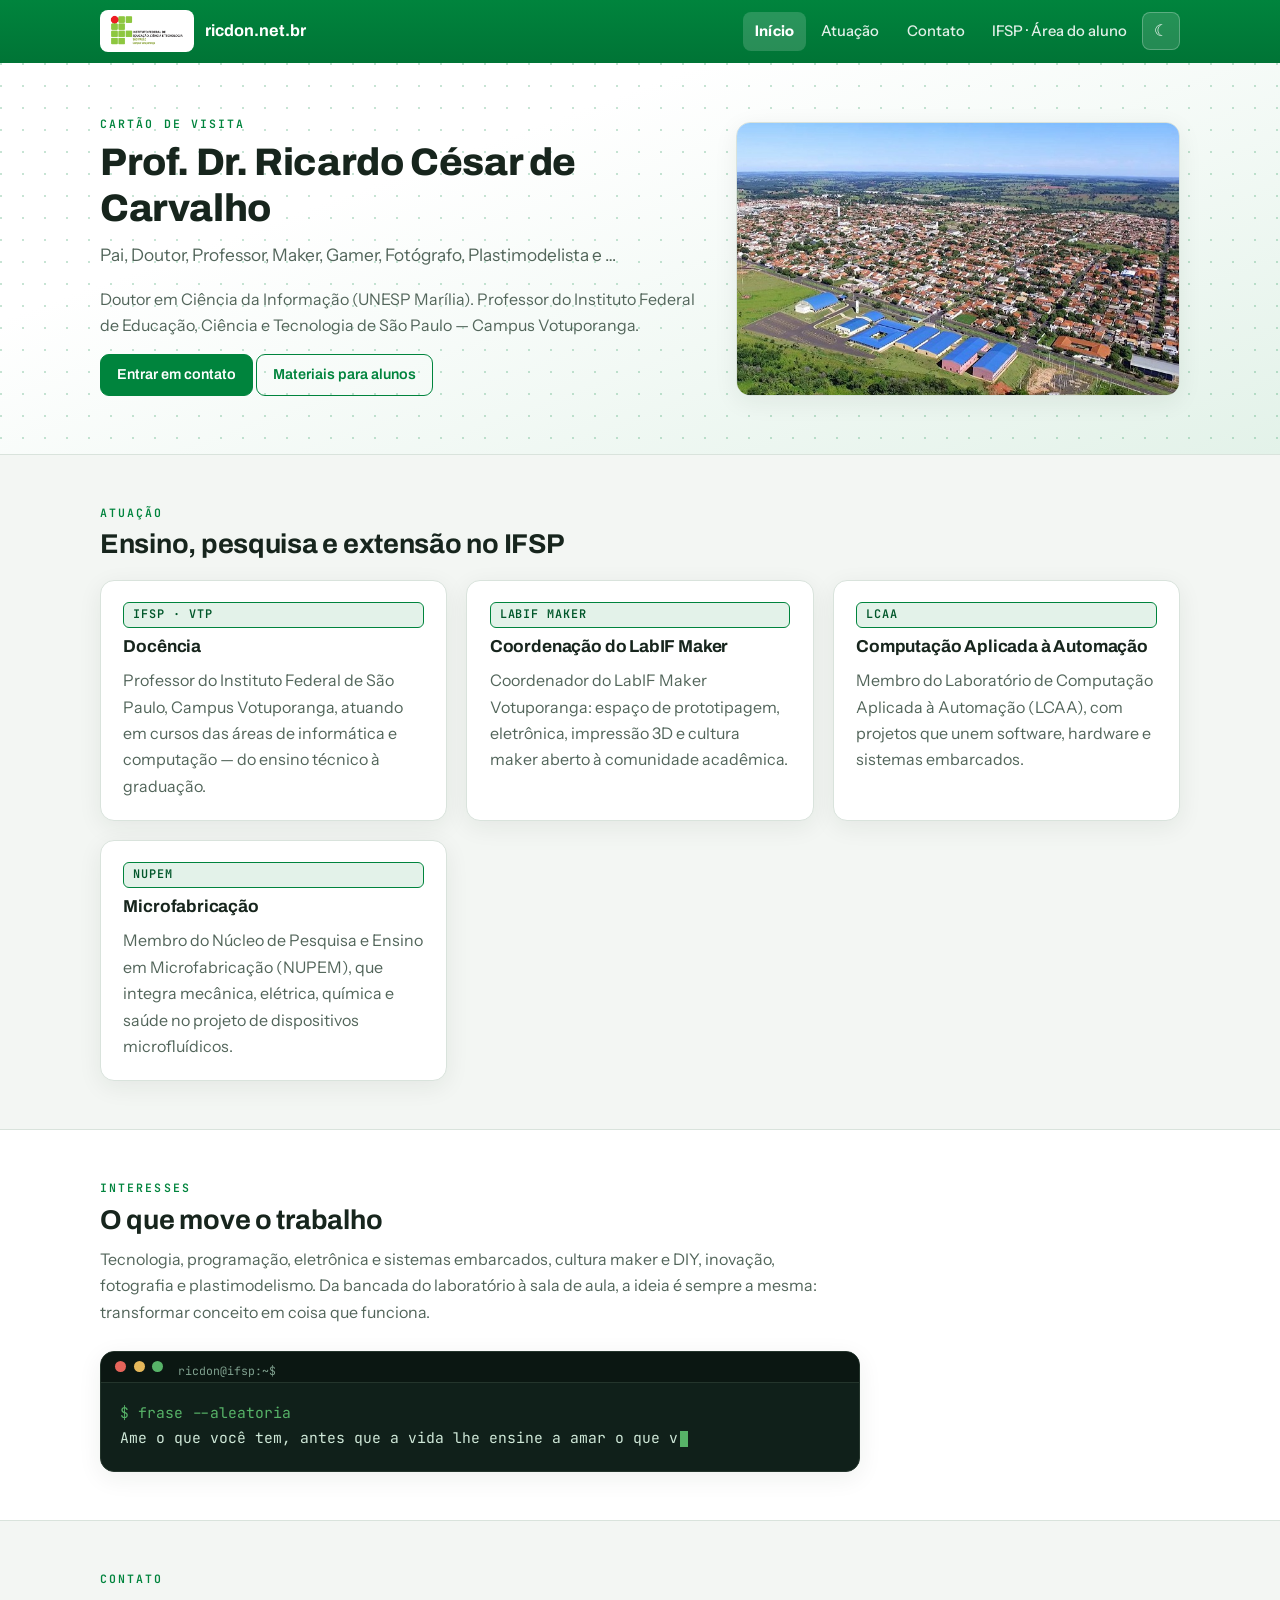
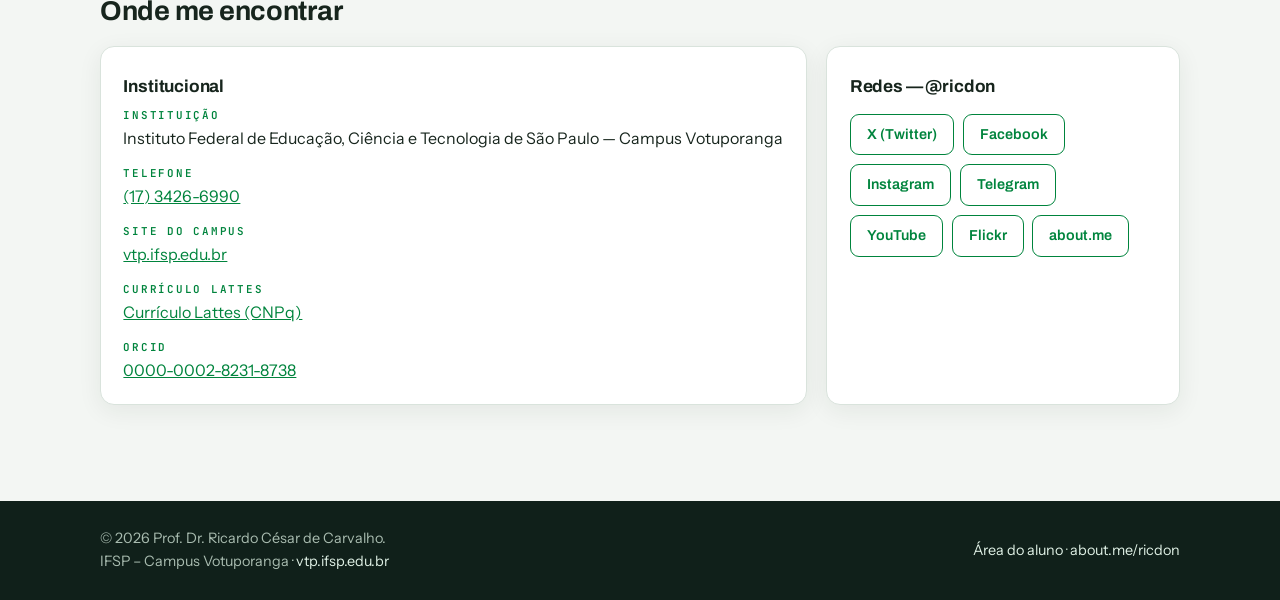
<file: index.html>
<!DOCTYPE html>
<html lang="pt-BR" data-tema="claro">
<head>
  <meta charset="UTF-8">
  <meta name="viewport" content="width=device-width, initial-scale=1">
  <title>Prof. Dr. Ricardo César de Carvalho — ricdon.net.br</title>
  <meta name="description" content="Prof. Dr. Ricardo César de Carvalho — IFSP Campus Votuporanga. Coordenador do LabIF Maker, membro do LCAA e do NUPEM. Professor, maker, fotógrafo.">

  <!-- Fontes -->
  <link rel="preconnect" href="https://fonts.googleapis.com">
  <link rel="preconnect" href="https://fonts.gstatic.com" crossorigin>
  <link href="https://fonts.googleapis.com/css2?family=Archivo:wght@600;700;800&family=Instrument+Sans:wght@400;500;600&family=JetBrains+Mono:wght@500;600&display=swap" rel="stylesheet">

  <link rel="stylesheet" href="assets/css/style.css">
</head>
<body>

  <!-- ===================== Cabeçalho ===================== -->
  <header class="topo">
    <div class="container topo-inner">
      <a class="marca" href="index.html">
        <img src="imagens/logo_ifsp.png" alt="Logo IFSP Votuporanga">
        <span>ricdon.net.br</span>
      </a>

      <button class="btn-menu" id="btn-menu" aria-expanded="false" aria-controls="nav-links" aria-label="Abrir menu">☰</button>

      <ul class="nav-links" id="nav-links">
        <li><a href="#inicio" aria-current="page">Início</a></li>
        <li><a href="#atuacao">Atuação</a></li>
        <li><a href="#contato">Contato</a></li>
        <li><a href="ifsp.html">IFSP · Área do aluno</a></li>
        <li><button class="btn-tema" id="btn-tema" aria-label="Alternar tema">☾</button></li>
      </ul>
    </div>
  </header>

  <main id="inicio">

    <!-- ===================== Hero / Cartão de visita ===================== -->
    <section class="hero">
      <div class="container hero-grid">
        <div>
          <p class="rotulo">Cartão de visita</p>
          <h1>Prof. Dr. Ricardo César de Carvalho</h1>
          <p class="texto-suave" style="font-size:1.08rem;">
            Pai, Doutor, Professor, Maker, Gamer, Fotógrafo,
            Plastimodelista e&nbsp;…
          </p>
          <p class="texto-suave">
            Doutor em Ciência da Informação (UNESP Marília). Professor do
            Instituto Federal de Educação, Ciência e Tecnologia de São Paulo
            — Campus Votuporanga.
          </p>
          <p>
            <a class="btn btn-cheio" href="#contato">Entrar em contato</a>
            <a class="btn btn-contorno" href="ifsp.html">Materiais para alunos</a>
          </p>
        </div>
        <div>
          <img class="hero-foto" src="imagens/IMG_4350.jpg" alt="Prof. Ricardo César de Carvalho">
        </div>
      </div>
    </section>

    <!-- ===================== Atuação ===================== -->
    <section class="secao" id="atuacao">
      <div class="container">
        <p class="rotulo">Atuação</p>
        <h2>Ensino, pesquisa e extensão no IFSP</h2>

        <div class="grade-cards" style="margin-top:1.2rem;">
          <article class="card">
            <span class="chip-codigo">IFSP · VTP</span>
            <h3>Docência</h3>
            <p class="texto-suave" style="margin-bottom:0;">
              Professor do Instituto Federal de São Paulo, Campus
              Votuporanga, atuando em cursos das áreas de informática e
              computação — do ensino técnico à graduação.
            </p>
          </article>

          <article class="card">
            <span class="chip-codigo">LABIF MAKER</span>
            <h3>Coordenação do LabIF Maker</h3>
            <p class="texto-suave" style="margin-bottom:0;">
              Coordenador do LabIF Maker Votuporanga: espaço de
              prototipagem, eletrônica, impressão 3D e cultura maker
              aberto à comunidade acadêmica.
            </p>
          </article>

          <article class="card">
            <span class="chip-codigo">LCAA</span>
            <h3>Computação Aplicada à Automação</h3>
            <p class="texto-suave" style="margin-bottom:0;">
              Membro do Laboratório de Computação Aplicada à Automação
              (LCAA), com projetos que unem software, hardware e sistemas
              embarcados.
            </p>
          </article>

          <article class="card">
            <span class="chip-codigo">NUPEM</span>
            <h3>Microfabricação</h3>
            <p class="texto-suave" style="margin-bottom:0;">
              Membro do Núcleo de Pesquisa e Ensino em Microfabricação
              (NUPEM), que integra mecânica, elétrica, química e saúde no
              projeto de dispositivos microfluídicos.
            </p>
          </article>
        </div>
      </div>
    </section>

    <!-- ===================== Interesses ===================== -->
    <section class="secao secao-alt">
      <div class="container">
        <p class="rotulo">Interesses</p>
        <h2>O que move o trabalho</h2>
        <p class="texto-suave" style="max-width:720px;">
          Tecnologia, programação, eletrônica e sistemas embarcados,
          cultura maker e DIY, inovação, fotografia e plastimodelismo.
          Da bancada do laboratório à sala de aula, a ideia é sempre a
          mesma: transformar conceito em coisa que funciona.
        </p>

        <div class="terminal" role="figure" aria-label="Frase do dia" style="margin-top:1.6rem;">
          <div class="terminal-topo">
            <span class="t-r"></span><span class="t-a"></span><span class="t-v"></span>
            <span class="terminal-titulo">ricdon@ifsp:~$</span>
          </div>
          <div class="terminal-corpo">
            <span class="prompt">$ frase --aleatoria</span><br>
            <span id="frase-dia">Carregando frase…</span><span class="cursor" aria-hidden="true"></span>
          </div>
        </div>
      </div>
    </section>

    <!-- ===================== Contato ===================== -->
    <section class="secao" id="contato">
      <div class="container">
        <p class="rotulo">Contato</p>
        <h2>Onde me encontrar</h2>

        <div class="grade-cards grade-2-1" style="margin-top:1.2rem;">
          <article class="card">
            <h3>Institucional</h3>
            <ul class="lista-contato">
              <li>
                <span class="contato-rotulo">Instituição</span>
                Instituto Federal de Educação, Ciência e Tecnologia de São Paulo — Campus Votuporanga
              </li>
              <li>
                <span class="contato-rotulo">Telefone</span>
                <a href="tel:+551734266990">(17) 3426-6990</a>
              </li>
              <li>
                <span class="contato-rotulo">Site do campus</span>
                <a href="https://vtp.ifsp.edu.br" target="_blank" rel="noopener">vtp.ifsp.edu.br</a>
              </li>
              <li>
                <span class="contato-rotulo">Currículo Lattes</span>
                <!-- TROQUE o endereço abaixo pelo link do seu Lattes
                     (ex.: http://lattes.cnpq.br/0000000000000000) -->
                <a href="https://lattes.cnpq.br/2058155388316425" target="_blank" rel="noopener">Currículo Lattes (CNPq)</a>
              </li>
              <li>
                <span class="contato-rotulo">ORCID</span>
                <a href="https://orcid.org/0000-0002-8231-8738" target="_blank" rel="noopener">0000-0002-8231-8738</a>
              </li>
            </ul>
          </article>

          <article class="card">
            <h3>Redes — @ricdon</h3>
            <div class="redes">
              <a class="btn btn-contorno" href="https://www.twitter.com/ricdon" target="_blank" rel="noopener">X (Twitter)</a>
              <a class="btn btn-contorno" href="https://www.facebook.com/ricdon" target="_blank" rel="noopener">Facebook</a>
              <a class="btn btn-contorno" href="https://instagram.com/ricdon" target="_blank" rel="noopener">Instagram</a>
              <a class="btn btn-contorno" href="https://t.me/ricdon" target="_blank" rel="noopener">Telegram</a>
              <a class="btn btn-contorno" href="https://www.youtube.com/user/ricdon/videos" target="_blank" rel="noopener">YouTube</a>
              <a class="btn btn-contorno" href="https://www.flickr.com/people/ricdon/" target="_blank" rel="noopener">Flickr</a>
              <a class="btn btn-contorno" href="https://about.me/ricdon" target="_blank" rel="noopener">about.me</a>
            </div>
          </article>
        </div>
      </div>
    </section>
  </main>

  <!-- ===================== Rodapé ===================== -->
  <footer class="rodape">
    <div class="container rodape-grid">
      <div>
        © <span id="ano-atual"></span> Prof. Dr. Ricardo César de Carvalho.<br>
        IFSP – Campus Votuporanga · <a href="https://vtp.ifsp.edu.br" target="_blank" rel="noopener">vtp.ifsp.edu.br</a>
      </div>
      <div>
        <a href="ifsp.html">Área do aluno</a> ·
        <a href="https://about.me/ricdon" target="_blank" rel="noopener">about.me/ricdon</a>
      </div>
    </div>
  </footer>

  <script src="assets/js/main.js"></script>
</body>
</html>
</file>
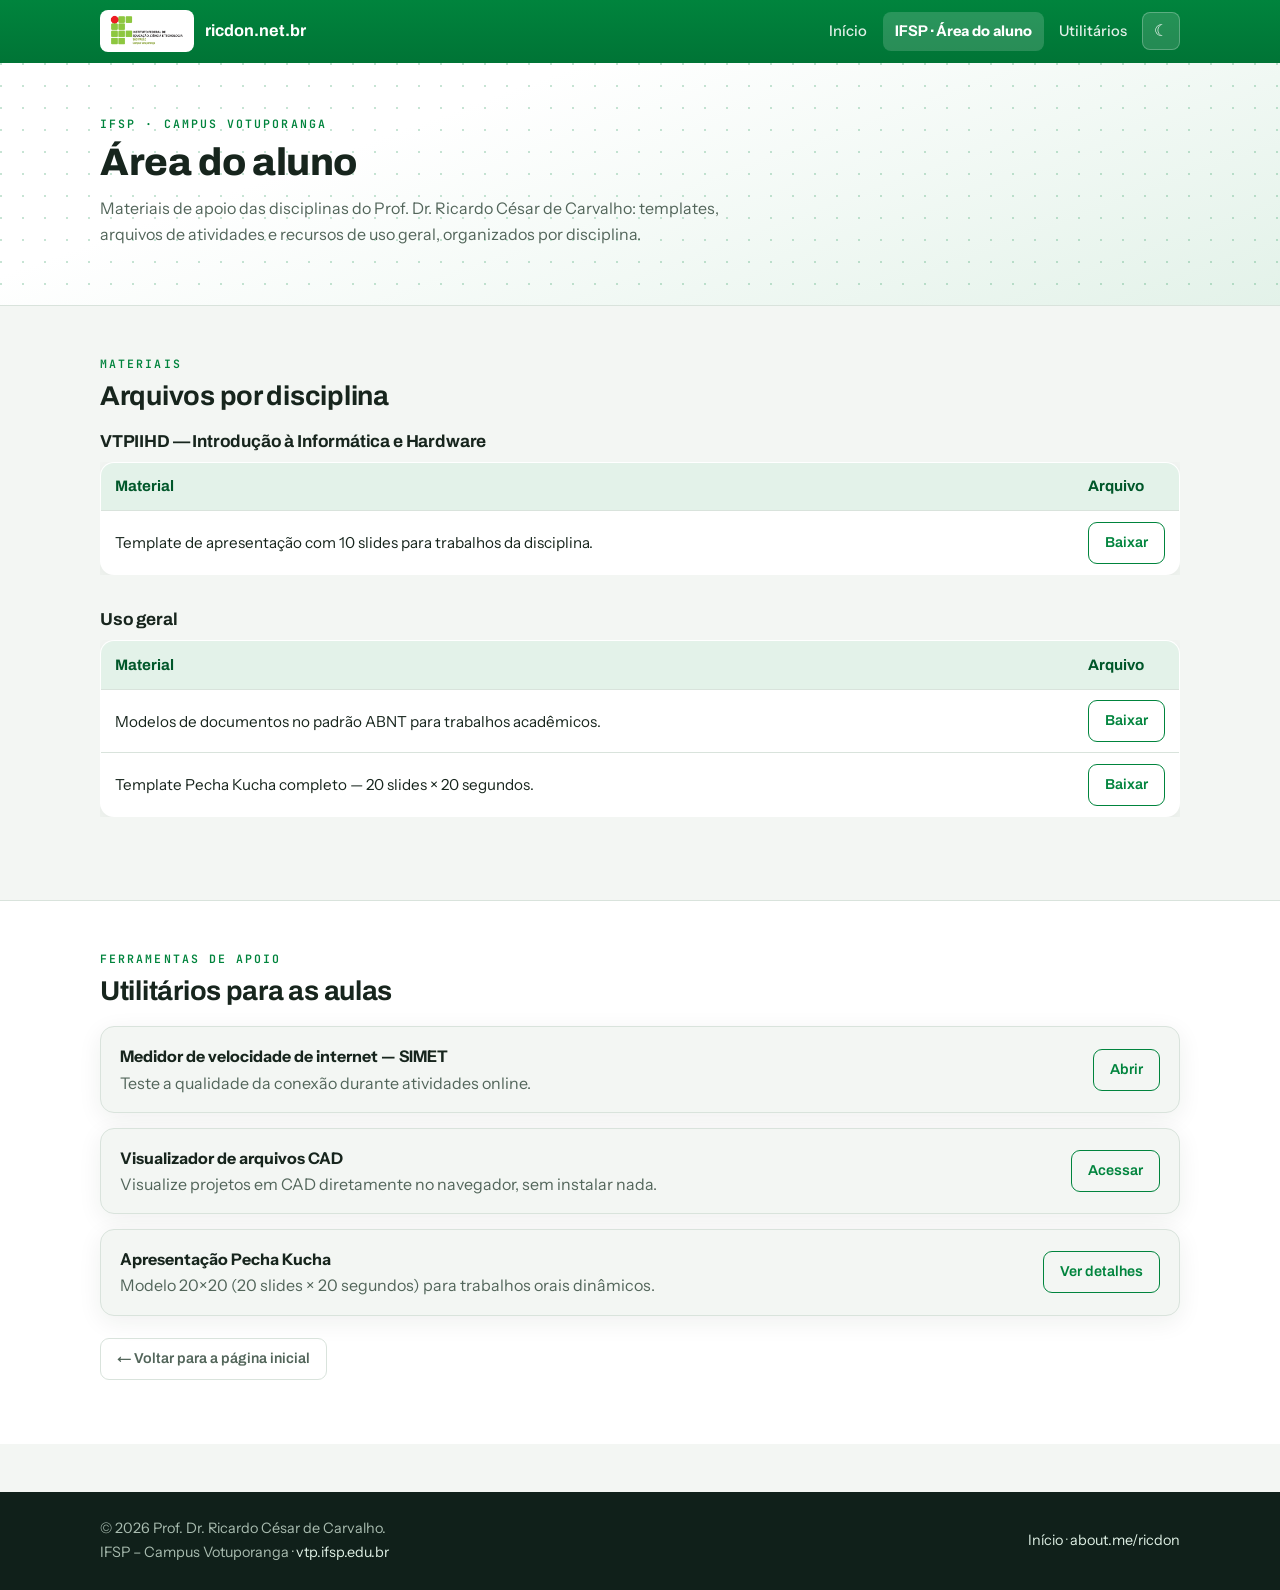
<file: ifsp.html>
<!DOCTYPE html>
<html lang="pt-BR" data-tema="claro">
<!-- ============================================================
     ÁREA DO ALUNO — IFSP
     Para adicionar/remover materiais, NÃO edite este arquivo:
     edite apenas dados/materiais.js (dá para fazer direto pelo
     GitHub, no navegador). As tabelas abaixo são geradas
     automaticamente a partir daquele arquivo.
     ============================================================ -->
<head>
  <meta charset="UTF-8">
  <meta name="viewport" content="width=device-width, initial-scale=1">
  <title>IFSP · Área do aluno — Prof. Ricardo | Votuporanga</title>
  <meta name="description" content="Materiais de disciplinas e utilitários para os alunos do Prof. Dr. Ricardo César de Carvalho — IFSP Campus Votuporanga.">

  <link rel="preconnect" href="https://fonts.googleapis.com">
  <link rel="preconnect" href="https://fonts.gstatic.com" crossorigin>
  <link href="https://fonts.googleapis.com/css2?family=Archivo:wght@600;700;800&family=Instrument+Sans:wght@400;500;600&family=JetBrains+Mono:wght@500;600&display=swap" rel="stylesheet">

  <link rel="stylesheet" href="assets/css/style.css">
</head>
<body>

  <header class="topo">
    <div class="container topo-inner">
      <a class="marca" href="index.html">
        <img src="imagens/logo_ifsp.png" alt="Logo IFSP Votuporanga">
        <span>ricdon.net.br</span>
      </a>

      <button class="btn-menu" id="btn-menu" aria-expanded="false" aria-controls="nav-links" aria-label="Abrir menu">☰</button>

      <ul class="nav-links" id="nav-links">
        <li><a href="index.html">Início</a></li>
        <li><a href="#" aria-current="page">IFSP · Área do aluno</a></li>
        <li><a href="#utilitarios">Utilitários</a></li>
        <li><button class="btn-tema" id="btn-tema" aria-label="Alternar tema">☾</button></li>
      </ul>
    </div>
  </header>

  <main>

    <!-- Cabeçalho da área do aluno -->
    <section class="hero">
      <div class="container">
        <p class="rotulo">IFSP · Campus Votuporanga</p>
        <h1>Área do aluno</h1>
        <p class="texto-suave" style="max-width: 680px;">
          Materiais de apoio das disciplinas do Prof. Dr. Ricardo César
          de Carvalho: templates, arquivos de atividades e recursos de
          uso geral, organizados por disciplina.
        </p>
      </div>
    </section>

    <!-- Materiais (gerado por dados/materiais.js) -->
    <section class="secao" id="materiais">
      <div class="container">
        <p class="rotulo">Materiais</p>
        <h2>Arquivos por disciplina</h2>

        <!-- As tabelas são montadas aqui pelo script -->
        <div id="area-materiais" style="margin-top: 1.2rem;">
          <p class="texto-suave">Carregando materiais…</p>
        </div>

        <noscript>
          <p class="texto-suave">
            Esta lista precisa de JavaScript habilitado. Os arquivos
            também estão disponíveis diretamente nas pastas
            <a href="PDF/">PDF/</a> e <a href="abnt/">abnt/</a> do site.
          </p>
        </noscript>
      </div>
    </section>

    <!-- Utilitários -->
    <section class="secao secao-alt" id="utilitarios">
      <div class="container">
        <p class="rotulo">Ferramentas de apoio</p>
        <h2>Utilitários para as aulas</h2>

        <ul class="lista-util" style="margin-top: 1.2rem;">
          <li>
            <div>
              <strong>Medidor de velocidade de internet — SIMET</strong><br>
              <span class="texto-suave">Teste a qualidade da conexão durante atividades online.</span>
            </div>
            <a class="btn btn-contorno" href="medidor.html">Abrir</a>
          </li>
          <li>
            <div>
              <strong>Visualizador de arquivos CAD</strong><br>
              <span class="texto-suave">Visualize projetos em CAD diretamente no navegador, sem instalar nada.</span>
            </div>
            <a class="btn btn-contorno" href="https://sharecad.org/" target="_blank" rel="noopener">Acessar</a>
          </li>
          <li>
            <div>
              <strong>Apresentação Pecha Kucha</strong><br>
              <span class="texto-suave">Modelo 20×20 (20 slides × 20 segundos) para trabalhos orais dinâmicos.</span>
            </div>
            <a class="btn btn-contorno" href="pechakucha.html">Ver detalhes</a>
          </li>
        </ul>

        <p style="margin-top: 1.4rem;">
          <a class="btn btn-neutro" href="index.html">← Voltar para a página inicial</a>
        </p>
      </div>
    </section>
  </main>

  <footer class="rodape">
    <div class="container rodape-grid">
      <div>
        © <span id="ano-atual"></span> Prof. Dr. Ricardo César de Carvalho.<br>
        IFSP – Campus Votuporanga · <a href="https://vtp.ifsp.edu.br" target="_blank" rel="noopener">vtp.ifsp.edu.br</a>
      </div>
      <div>
        <a href="index.html">Início</a> ·
        <a href="https://about.me/ricdon" target="_blank" rel="noopener">about.me/ricdon</a>
      </div>
    </div>
  </footer>

  <script src="dados/materiais.js"></script>
  <script src="assets/js/main.js"></script>
  <script>
    /* Monta as tabelas de materiais a partir de dados/materiais.js,
       agrupando pelo campo "disciplina". */
    document.addEventListener("DOMContentLoaded", function () {
      const area = document.getElementById("area-materiais");
      if (!area) return;

      if (typeof MATERIAIS === "undefined" || !Array.isArray(MATERIAIS) || MATERIAIS.length === 0) {
        area.innerHTML = "<p class='texto-suave'>Nenhum material cadastrado no momento. " +
          "Volte em breve ou verifique os avisos no canal da turma.</p>";
        return;
      }

      // Agrupa por disciplina, preservando a ordem do arquivo
      const grupos = new Map();
      for (const m of MATERIAIS) {
        const chave = (m.disciplina || "Outros").trim();
        if (!grupos.has(chave)) grupos.set(chave, []);
        grupos.get(chave).push(m);
      }

      area.innerHTML = "";
      for (const [disciplina, itens] of grupos) {
        const bloco = document.createElement("div");
        bloco.style.marginBottom = "2.2rem";

        const titulo = document.createElement("h3");
        titulo.textContent = disciplina;
        bloco.appendChild(titulo);

        const wrap = document.createElement("div");
        wrap.className = "tabela-wrap";

        const tabela = document.createElement("table");
        tabela.className = "tabela";
        tabela.innerHTML =
          "<thead><tr>" +
          "<th scope='col'>Material</th>" +
          "<th scope='col' style='width:1%; white-space:nowrap;'>Arquivo</th>" +
          "</tr></thead>";

        const corpo = document.createElement("tbody");
        for (const item of itens) {
          const tr = document.createElement("tr");

          const tdDesc = document.createElement("td");
          tdDesc.textContent = item.descricao || "";
          tr.appendChild(tdDesc);

          const tdLink = document.createElement("td");
          const a = document.createElement("a");
          a.className = "btn btn-contorno";
          a.href = item.link || "#";
          a.textContent = item.rotulo || "Baixar";
          if (/^https?:\/\//i.test(item.link || "")) {
            a.target = "_blank";
            a.rel = "noopener";
            if (!item.rotulo) a.textContent = "Abrir";
          }
          tdLink.appendChild(a);
          tr.appendChild(tdLink);

          corpo.appendChild(tr);
        }
        tabela.appendChild(corpo);
        wrap.appendChild(tabela);
        bloco.appendChild(wrap);
        area.appendChild(bloco);
      }
    });
  </script>
</body>
</html>
</file>
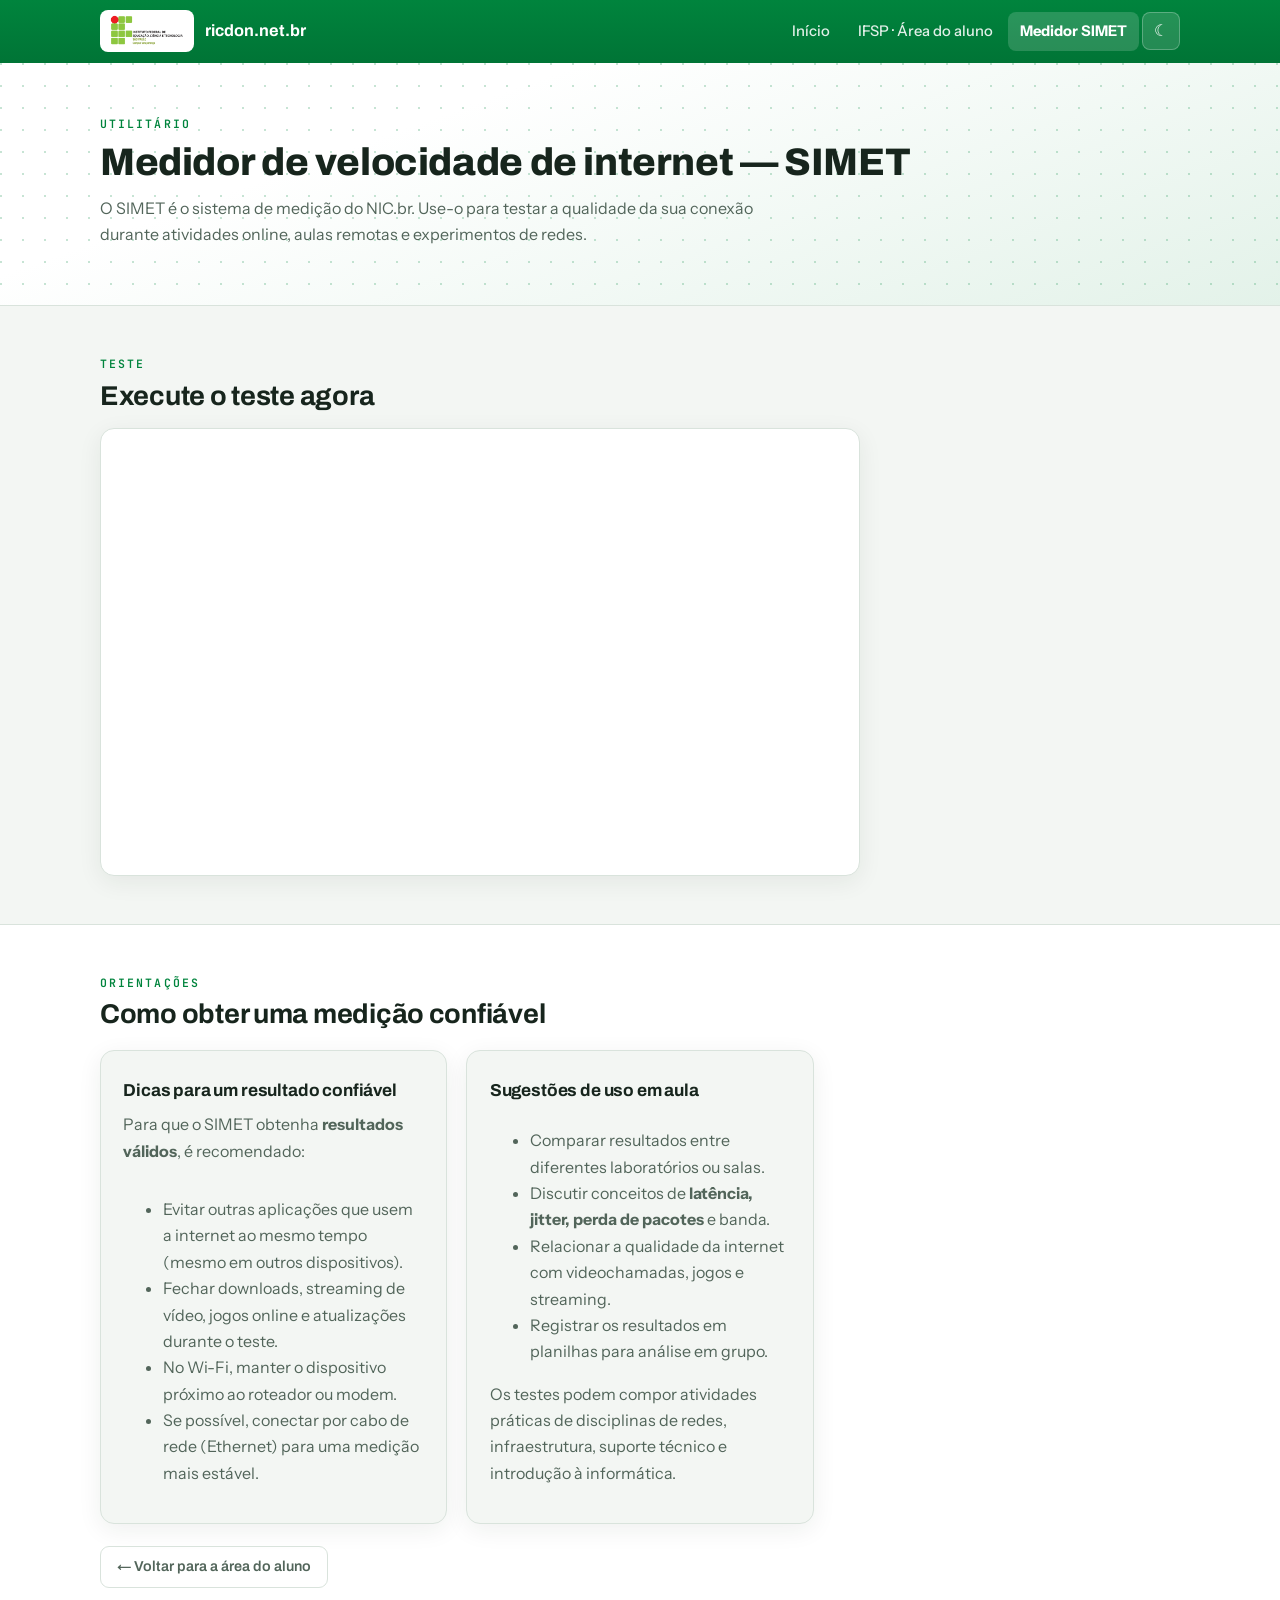
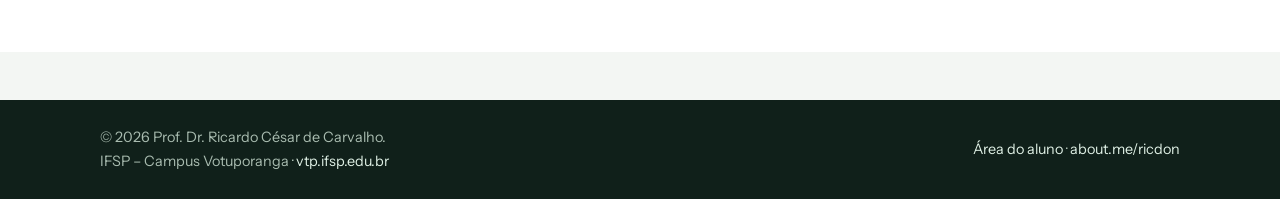
<file: medidor.html>
<!DOCTYPE html>
<html lang="pt-BR" data-tema="claro">
<head>
  <meta charset="UTF-8">
  <meta name="viewport" content="width=device-width, initial-scale=1">
  <title>Medidor de Velocidade — SIMET | IFSP Votuporanga</title>
  <meta name="description" content="Medidor de velocidade de internet SIMET para uso em aulas e atividades — Prof. Dr. Ricardo César de Carvalho, IFSP Votuporanga.">

  <link rel="preconnect" href="https://fonts.googleapis.com">
  <link rel="preconnect" href="https://fonts.gstatic.com" crossorigin>
  <link href="https://fonts.googleapis.com/css2?family=Archivo:wght@600;700;800&family=Instrument+Sans:wght@400;500;600&family=JetBrains+Mono:wght@500;600&display=swap" rel="stylesheet">

  <link rel="stylesheet" href="assets/css/style.css">
</head>
<body>

  <header class="topo">
    <div class="container topo-inner">
      <a class="marca" href="index.html">
        <img src="imagens/logo_ifsp.png" alt="Logo IFSP Votuporanga">
        <span>ricdon.net.br</span>
      </a>

      <button class="btn-menu" id="btn-menu" aria-expanded="false" aria-controls="nav-links" aria-label="Abrir menu">☰</button>

      <ul class="nav-links" id="nav-links">
        <li><a href="index.html">Início</a></li>
        <li><a href="ifsp.html">IFSP · Área do aluno</a></li>
        <li><a href="#" aria-current="page">Medidor SIMET</a></li>
        <li><button class="btn-tema" id="btn-tema" aria-label="Alternar tema">☾</button></li>
      </ul>
    </div>
  </header>

  <main>

    <section class="hero">
      <div class="container">
        <p class="rotulo">Utilitário</p>
        <h1>Medidor de velocidade de internet — SIMET</h1>
        <p class="texto-suave" style="max-width: 680px;">
          O SIMET é o sistema de medição do NIC.br. Use-o para testar a
          qualidade da sua conexão durante atividades online, aulas
          remotas e experimentos de redes.
        </p>
      </div>
    </section>

    <!-- Teste -->
    <section class="secao">
      <div class="container">
        <p class="rotulo">Teste</p>
        <h2>Execute o teste agora</h2>

        <div class="quadro-iframe" style="margin-top: 1rem; max-width: 760px;">
          <iframe
            src="https://beta.simet.nic.br/widget.html"
            title="Medidor de velocidade SIMET"
            loading="lazy"
          ></iframe>
        </div>
      </div>
    </section>

    <!-- Orientações -->
    <section class="secao secao-alt">
      <div class="container">
        <p class="rotulo">Orientações</p>
        <h2>Como obter uma medição confiável</h2>

        <div class="grade-cards" style="margin-top: 1.2rem;">
          <article class="card">
            <h3>Dicas para um resultado confiável</h3>
            <p class="texto-suave">Para que o SIMET obtenha <strong>resultados válidos</strong>, é recomendado:</p>
            <ul class="texto-suave">
              <li>Evitar outras aplicações que usem a internet ao mesmo tempo (mesmo em outros dispositivos).</li>
              <li>Fechar downloads, streaming de vídeo, jogos online e atualizações durante o teste.</li>
              <li>No Wi-Fi, manter o dispositivo próximo ao roteador ou modem.</li>
              <li>Se possível, conectar por cabo de rede (Ethernet) para uma medição mais estável.</li>
            </ul>
          </article>

          <article class="card">
            <h3>Sugestões de uso em aula</h3>
            <ul class="texto-suave">
              <li>Comparar resultados entre diferentes laboratórios ou salas.</li>
              <li>Discutir conceitos de <strong>latência, jitter, perda de pacotes</strong> e banda.</li>
              <li>Relacionar a qualidade da internet com videochamadas, jogos e streaming.</li>
              <li>Registrar os resultados em planilhas para análise em grupo.</li>
            </ul>
            <p class="texto-suave">
              Os testes podem compor atividades práticas de disciplinas de
              redes, infraestrutura, suporte técnico e introdução à informática.
            </p>
          </article>
        </div>

        <p style="margin-top: 1.4rem;">
          <a class="btn btn-neutro" href="ifsp.html">← Voltar para a área do aluno</a>
        </p>
      </div>
    </section>
  </main>

  <footer class="rodape">
    <div class="container rodape-grid">
      <div>
        © <span id="ano-atual"></span> Prof. Dr. Ricardo César de Carvalho.<br>
        IFSP – Campus Votuporanga · <a href="https://vtp.ifsp.edu.br" target="_blank" rel="noopener">vtp.ifsp.edu.br</a>
      </div>
      <div>
        <a href="ifsp.html">Área do aluno</a> ·
        <a href="https://about.me/ricdon" target="_blank" rel="noopener">about.me/ricdon</a>
      </div>
    </div>
  </footer>

  <script src="assets/js/main.js"></script>
</body>
</html>
</file>
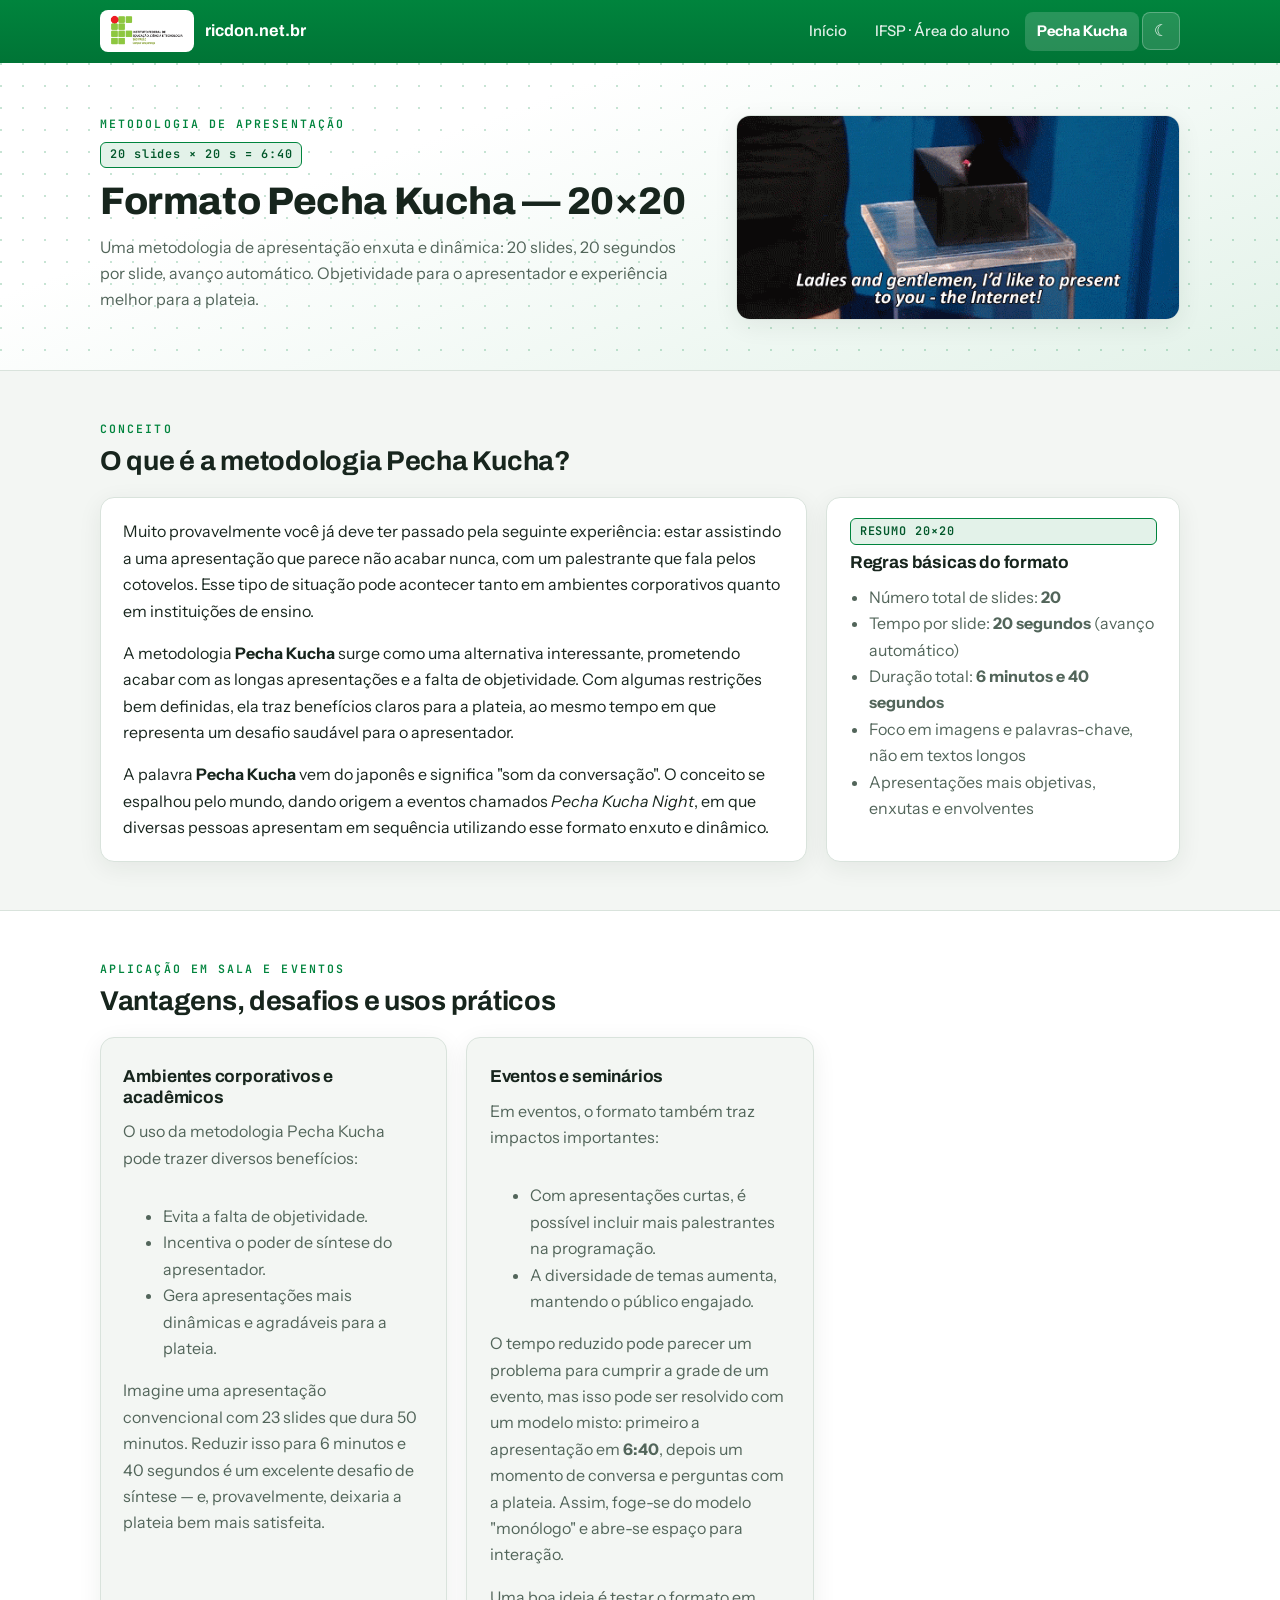
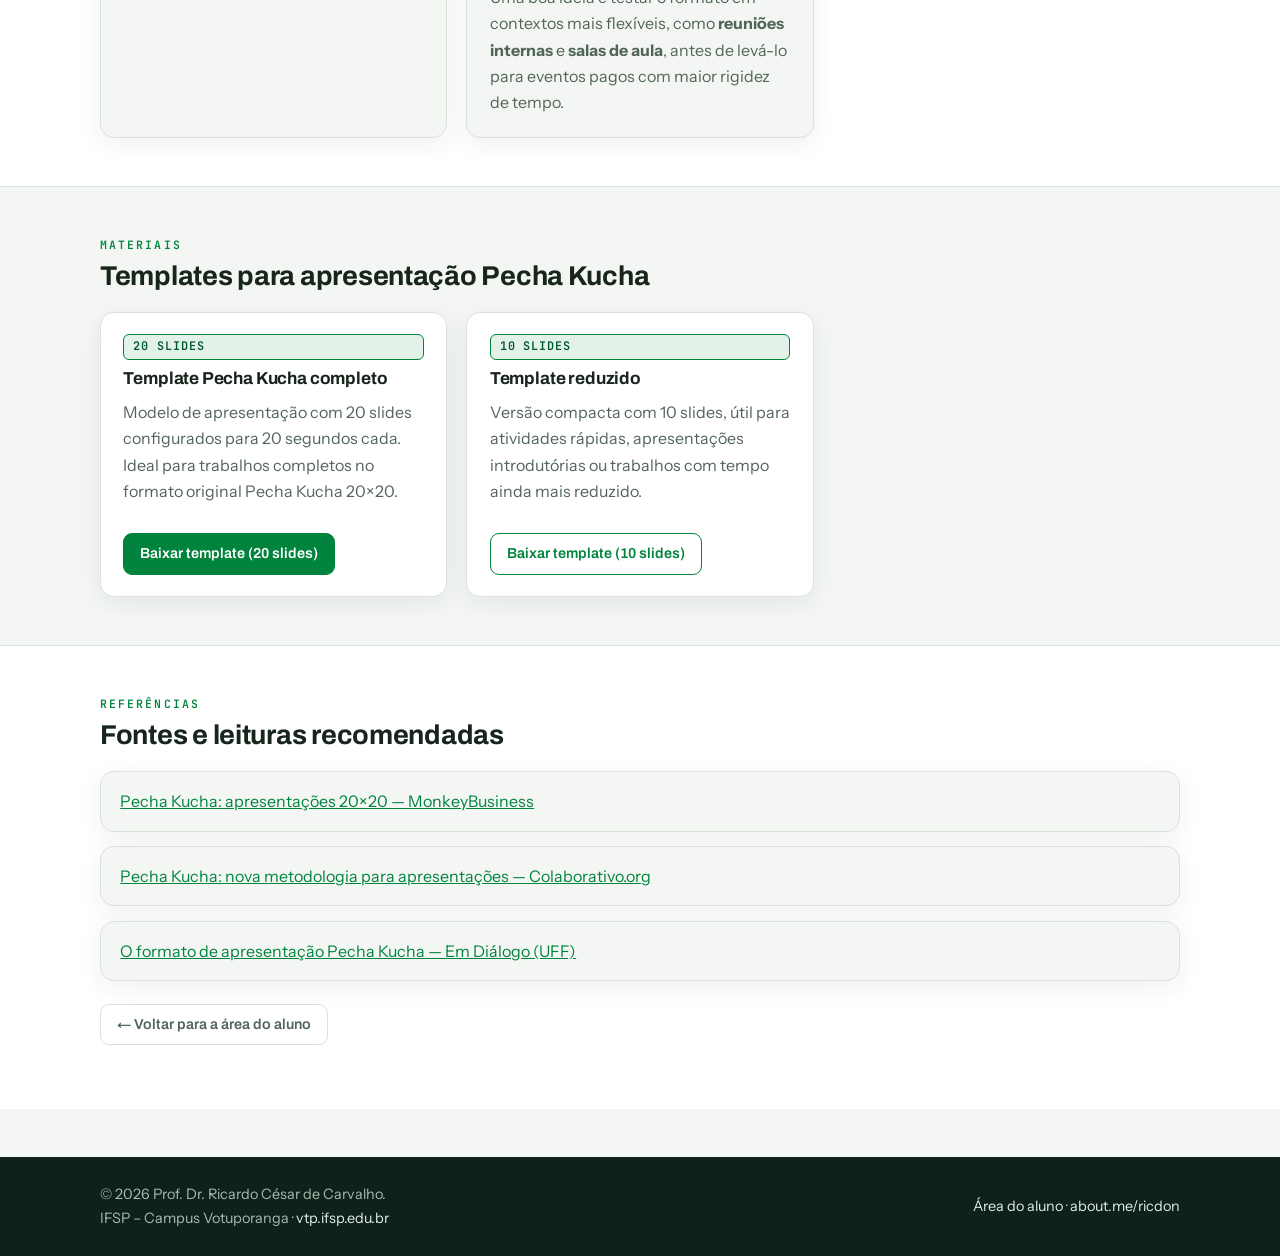
<file: pechakucha.html>
<!DOCTYPE html>
<html lang="pt-BR" data-tema="claro">
<head>
  <meta charset="UTF-8">
  <meta name="viewport" content="width=device-width, initial-scale=1">
  <title>Pecha Kucha 20×20 | IFSP Votuporanga</title>
  <meta name="description" content="O formato de apresentação Pecha Kucha (20×20) e templates para uso em aulas e trabalhos — IFSP Votuporanga.">

  <link rel="preconnect" href="https://fonts.googleapis.com">
  <link rel="preconnect" href="https://fonts.gstatic.com" crossorigin>
  <link href="https://fonts.googleapis.com/css2?family=Archivo:wght@600;700;800&family=Instrument+Sans:wght@400;500;600&family=JetBrains+Mono:wght@500;600&display=swap" rel="stylesheet">

  <link rel="stylesheet" href="assets/css/style.css">
</head>
<body>

  <header class="topo">
    <div class="container topo-inner">
      <a class="marca" href="index.html">
        <img src="imagens/logo_ifsp.png" alt="Logo IFSP Votuporanga">
        <span>ricdon.net.br</span>
      </a>

      <button class="btn-menu" id="btn-menu" aria-expanded="false" aria-controls="nav-links" aria-label="Abrir menu">☰</button>

      <ul class="nav-links" id="nav-links">
        <li><a href="index.html">Início</a></li>
        <li><a href="ifsp.html">IFSP · Área do aluno</a></li>
        <li><a href="#" aria-current="page">Pecha Kucha</a></li>
        <li><button class="btn-tema" id="btn-tema" aria-label="Alternar tema">☾</button></li>
      </ul>
    </div>
  </header>

  <main>

    <section class="hero">
      <div class="container hero-grid">
        <div>
          <p class="rotulo">Metodologia de apresentação</p>
          <span class="chip-codigo">20 slides × 20 s = 6:40</span>
          <h1 style="margin-top:.6rem;">Formato Pecha Kucha — 20×20</h1>
          <p class="texto-suave">
            Uma metodologia de apresentação enxuta e dinâmica: 20 slides,
            20 segundos por slide, avanço automático. Objetividade para o
            apresentador e experiência melhor para a plateia.
          </p>
        </div>
        <div>
          <img class="hero-foto" src="imagens/arc.gif" alt="Ilustração de apresentação" style="background:#fff; object-fit:contain;">
        </div>
      </div>
    </section>

    <!-- Conceito -->
    <section class="secao">
      <div class="container">
        <p class="rotulo">Conceito</p>
        <h2>O que é a metodologia Pecha Kucha?</h2>

        <div class="grade-cards grade-2-1" style="margin-top:1.2rem;">
          <article class="card">
            <p>
              Muito provavelmente você já deve ter passado pela seguinte
              experiência: estar assistindo a uma apresentação que parece
              não acabar nunca, com um palestrante que fala pelos cotovelos.
              Esse tipo de situação pode acontecer tanto em ambientes
              corporativos quanto em instituições de ensino.
            </p>
            <p>
              A metodologia <strong>Pecha Kucha</strong> surge como uma
              alternativa interessante, prometendo acabar com as longas
              apresentações e a falta de objetividade. Com algumas
              restrições bem definidas, ela traz benefícios claros para a
              plateia, ao mesmo tempo em que representa um desafio saudável
              para o apresentador.
            </p>
            <p style="margin-bottom:0;">
              A palavra <strong>Pecha Kucha</strong> vem do japonês e
              significa "som da conversação". O conceito se espalhou pelo
              mundo, dando origem a eventos chamados <em>Pecha Kucha
              Night</em>, em que diversas pessoas apresentam em sequência
              utilizando esse formato enxuto e dinâmico.
            </p>
          </article>

          <article class="card">
            <span class="chip-codigo">RESUMO 20×20</span>
            <h3>Regras básicas do formato</h3>
            <ul class="texto-suave" style="margin:0; padding-left:1.2rem;">
              <li>Número total de slides: <strong>20</strong></li>
              <li>Tempo por slide: <strong>20 segundos</strong> (avanço automático)</li>
              <li>Duração total: <strong>6 minutos e 40 segundos</strong></li>
              <li>Foco em imagens e palavras-chave, não em textos longos</li>
              <li>Apresentações mais objetivas, enxutas e envolventes</li>
            </ul>
          </article>
        </div>
      </div>
    </section>

    <!-- Vantagens e desafios -->
    <section class="secao secao-alt">
      <div class="container">
        <p class="rotulo">Aplicação em sala e eventos</p>
        <h2>Vantagens, desafios e usos práticos</h2>

        <div class="grade-cards" style="margin-top:1.2rem;">
          <article class="card">
            <h3>Ambientes corporativos e acadêmicos</h3>
            <p class="texto-suave">O uso da metodologia Pecha Kucha pode trazer diversos benefícios:</p>
            <ul class="texto-suave">
              <li>Evita a falta de objetividade.</li>
              <li>Incentiva o poder de síntese do apresentador.</li>
              <li>Gera apresentações mais dinâmicas e agradáveis para a plateia.</li>
            </ul>
            <p class="texto-suave" style="margin-bottom:0;">
              Imagine uma apresentação convencional com 23 slides que dura
              50 minutos. Reduzir isso para 6 minutos e 40 segundos é um
              excelente desafio de síntese — e, provavelmente, deixaria a
              plateia bem mais satisfeita.
            </p>
          </article>

          <article class="card">
            <h3>Eventos e seminários</h3>
            <p class="texto-suave">Em eventos, o formato também traz impactos importantes:</p>
            <ul class="texto-suave">
              <li>Com apresentações curtas, é possível incluir mais palestrantes na programação.</li>
              <li>A diversidade de temas aumenta, mantendo o público engajado.</li>
            </ul>
            <p class="texto-suave">
              O tempo reduzido pode parecer um problema para cumprir a grade
              de um evento, mas isso pode ser resolvido com um modelo misto:
              primeiro a apresentação em <strong>6:40</strong>, depois um
              momento de conversa e perguntas com a plateia. Assim, foge-se
              do modelo "monólogo" e abre-se espaço para interação.
            </p>
            <p class="texto-suave" style="margin-bottom:0;">
              Uma boa ideia é testar o formato em contextos mais flexíveis,
              como <strong>reuniões internas</strong> e <strong>salas de
              aula</strong>, antes de levá-lo para eventos pagos com maior
              rigidez de tempo.
            </p>
          </article>
        </div>
      </div>
    </section>

    <!-- Templates -->
    <section class="secao">
      <div class="container">
        <p class="rotulo">Materiais</p>
        <h2>Templates para apresentação Pecha Kucha</h2>

        <div class="grade-cards" style="margin-top:1.2rem;">
          <article class="card">
            <span class="chip-codigo">20 SLIDES</span>
            <h3>Template Pecha Kucha completo</h3>
            <p class="texto-suave">
              Modelo de apresentação com 20 slides configurados para 20
              segundos cada. Ideal para trabalhos completos no formato
              original Pecha Kucha 20×20.
            </p>
            <div class="acoes">
              <a class="btn btn-cheio" href="PDF/tti-Templates-Pecha-Kucha.zip">Baixar template (20 slides)</a>
            </div>
          </article>

          <article class="card">
            <span class="chip-codigo">10 SLIDES</span>
            <h3>Template reduzido</h3>
            <p class="texto-suave">
              Versão compacta com 10 slides, útil para atividades rápidas,
              apresentações introdutórias ou trabalhos com tempo ainda mais
              reduzido.
            </p>
            <div class="acoes">
              <a class="btn btn-contorno" href="PDF/template10slides.zip">Baixar template (10 slides)</a>
            </div>
          </article>
        </div>
      </div>
    </section>

    <!-- Referências -->
    <section class="secao secao-alt">
      <div class="container">
        <p class="rotulo">Referências</p>
        <h2>Fontes e leituras recomendadas</h2>

        <ul class="lista-util" style="margin-top:1.2rem;">
          <li>
            <a href="http://www.monkeybusiness.com.br/blog/pecha-kucha-apresentacoes-20x20" target="_blank" rel="noopener">
              Pecha Kucha: apresentações 20×20 — MonkeyBusiness
            </a>
          </li>
          <li>
            <a href="http://www.colaborativo.org/blog/2007/09/28/pecha-kucha-nova-metodologia-para-apresentacoes/" target="_blank" rel="noopener">
              Pecha Kucha: nova metodologia para apresentações — Colaborativo.org
            </a>
          </li>
          <li>
            <a href="http://www.emdialogo.uff.br/content/o-formato-de-apresentacao-pecha-kucha" target="_blank" rel="noopener">
              O formato de apresentação Pecha Kucha — Em Diálogo (UFF)
            </a>
          </li>
        </ul>

        <p style="margin-top: 1.4rem;">
          <a class="btn btn-neutro" href="ifsp.html">← Voltar para a área do aluno</a>
        </p>
      </div>
    </section>
  </main>

  <footer class="rodape">
    <div class="container rodape-grid">
      <div>
        © <span id="ano-atual"></span> Prof. Dr. Ricardo César de Carvalho.<br>
        IFSP – Campus Votuporanga · <a href="https://vtp.ifsp.edu.br" target="_blank" rel="noopener">vtp.ifsp.edu.br</a>
      </div>
      <div>
        <a href="ifsp.html">Área do aluno</a> ·
        <a href="https://about.me/ricdon" target="_blank" rel="noopener">about.me/ricdon</a>
      </div>
    </div>
  </footer>

  <script src="assets/js/main.js"></script>
</body>
</html>
</file>
<file: assets/css/style.css>
/* ============================================================
   ricdon.net.br — Design System
   Prof. Dr. Ricardo César de Carvalho · IFSP Votuporanga
   ------------------------------------------------------------
   Um único CSS para todas as páginas. Edite os tokens abaixo
   para mudar cores/fontes do site inteiro de uma vez.
   ============================================================ */

/* ---------- Tokens (tema claro) ---------- */
:root {
  /* Cores institucionais */
  --verde:        #00843D;   /* verde IFSP */
  --verde-escuro: #00572A;
  --verde-claro:  #E3F2E9;
  --vermelho:     #C1272D;   /* usado só em datas de avaliação */

  /* Neutros */
  --papel:      #F3F6F3;
  --superficie: #FFFFFF;
  --tinta:      #17251D;
  --tinta-2:    #52655A;
  --linha:      #D9E3DC;

  /* Tipografia */
  --f-display: "Archivo", system-ui, sans-serif;
  --f-body:    "Instrument Sans", system-ui, sans-serif;
  --f-mono:    "JetBrains Mono", ui-monospace, monospace;

  /* Métricas */
  --raio: 14px;
  --sombra: 0 6px 24px rgba(23, 37, 29, .07);
  --largura: 1080px;
}

/* ---------- Tokens (tema escuro) ---------- */
[data-tema="escuro"] {
  --verde:        #3DBA75;
  --verde-escuro: #8FDDB2;
  --verde-claro:  #1B2C22;
  --vermelho:     #F07A6E;

  --papel:      #0E1512;
  --superficie: #17211B;
  --tinta:      #E8F0EA;
  --tinta-2:    #9FB2A7;
  --linha:      #26352C;

  --sombra: 0 6px 24px rgba(0, 0, 0, .35);
}

/* ---------- Base ---------- */
*, *::before, *::after { box-sizing: border-box; }

html { scroll-behavior: smooth; }

body {
  margin: 0;
  font-family: var(--f-body);
  font-size: 1.0rem;
  line-height: 1.65;
  color: var(--tinta);
  background: var(--papel);
  display: flex;
  flex-direction: column;
  min-height: 100vh;
}

main { flex: 1; }

img { max-width: 100%; height: auto; }

a { color: var(--verde); }
a:hover { color: var(--verde-escuro); }

:focus-visible {
  outline: 3px solid var(--verde);
  outline-offset: 2px;
  border-radius: 4px;
}

.container {
  width: min(var(--largura), 100% - 2.5rem);
  margin-inline: auto;
}

/* ---------- Tipografia ---------- */
h1, h2, h3 {
  font-family: var(--f-display);
  color: var(--tinta);
  line-height: 1.2;
  margin: 0 0 .6rem;
  letter-spacing: -.01em;
}

h1 { font-size: clamp(1.7rem, 4vw, 2.4rem); font-weight: 800; }
h2 { font-size: clamp(1.3rem, 3vw, 1.7rem); font-weight: 700; }
h3 { font-size: 1.08rem; font-weight: 700; }

p { margin: 0 0 1rem; }
.texto-suave { color: var(--tinta-2); }

/* Rótulo de seção (eyebrow) */
.rotulo {
  font-family: var(--f-mono);
  font-size: .72rem;
  font-weight: 600;
  letter-spacing: .18em;
  text-transform: uppercase;
  color: var(--verde);
  margin: 0 0 .4rem;
}

/* Chip de código de disciplina — monoespaçado, remete a terminal */
.chip-codigo {
  display: inline-block;
  font-family: var(--f-mono);
  font-size: .74rem;
  font-weight: 600;
  letter-spacing: .08em;
  color: var(--verde-escuro);
  background: var(--verde-claro);
  border: 1px solid var(--verde);
  border-radius: 6px;
  padding: .15rem .55rem;
}

/* ---------- Cabeçalho / navegação ---------- */
.topo {
  position: sticky;
  top: 0;
  z-index: 50;
  background: var(--verde);
  background: linear-gradient(180deg, var(--verde) 0%, color-mix(in srgb, var(--verde) 88%, black) 100%);
}
[data-tema="escuro"] .topo {
  background: linear-gradient(180deg, #0F3A24 0%, #0B2C1B 100%);
}

.topo-inner {
  display: flex;
  align-items: center;
  gap: 1rem;
  padding: .65rem 0;
}

.marca {
  display: flex;
  align-items: center;
  gap: .7rem;
  text-decoration: none;
  color: #fff;
  font-family: var(--f-display);
  font-weight: 700;
  font-size: 1.02rem;
}

.marca img {
  height: 42px;
  width: auto;
  background: #fff;
  border-radius: 8px;
  padding: 3px 6px;
}

.nav-links {
  margin-left: auto;
  display: flex;
  align-items: center;
  gap: .2rem;
  list-style: none;
  padding: 0; margin-block: 0;
}

.nav-links a {
  display: block;
  color: rgba(255,255,255,.88);
  text-decoration: none;
  font-size: .92rem;
  font-weight: 500;
  padding: .45rem .75rem;
  border-radius: 8px;
}

.nav-links a:hover { color: #fff; background: rgba(255,255,255,.12); }
.nav-links a[aria-current="page"] {
  color: #fff;
  background: rgba(255,255,255,.16);
  font-weight: 700;
}

/* Botão de tema */
.btn-tema {
  background: rgba(255,255,255,.14);
  border: 1px solid rgba(255,255,255,.25);
  color: #fff;
  border-radius: 8px;
  width: 38px; height: 38px;
  font-size: 1rem;
  cursor: pointer;
  line-height: 1;
}
.btn-tema:hover { background: rgba(255,255,255,.25); }

/* Hambúrguer (mobile) */
.btn-menu {
  display: none;
  background: rgba(255,255,255,.14);
  border: 1px solid rgba(255,255,255,.25);
  color: #fff;
  border-radius: 8px;
  width: 38px; height: 38px;
  font-size: 1.15rem;
  cursor: pointer;
  line-height: 1;
}

@media (max-width: 820px) {
  .btn-menu { display: inline-block; margin-left: auto; }
  .btn-tema { margin-left: 0; }
  .nav-links {
    display: none;
    position: absolute;
    top: 100%; left: 0; right: 0;
    flex-direction: column;
    align-items: stretch;
    background: var(--verde-escuro);
    padding: .5rem .9rem .9rem;
    gap: .15rem;
  }
  [data-tema="escuro"] .nav-links { background: #0B2C1B; }
  .nav-links.aberto { display: flex; }
}

/* ---------- Hero ----------
   Fundo com grade de pontos: referência à protoboard
   (marca visual do site — professor de hardware). */
.hero {
  position: relative;
  padding: 3.2rem 0 2.6rem;
  background:
    radial-gradient(circle at 1px 1px, color-mix(in srgb, var(--verde) 22%, transparent) 1.3px, transparent 0) 0 0 / 22px 22px,
    linear-gradient(160deg, var(--superficie) 30%, var(--verde-claro) 100%);
  border-bottom: 1px solid var(--linha);
}

.hero-grid {
  display: grid;
  grid-template-columns: 1.15fr .85fr;
  gap: 2.2rem;
  align-items: center;
}

.hero-foto {
  width: 100%;
  border-radius: var(--raio);
  box-shadow: var(--sombra);
  border: 1px solid var(--linha);
}

@media (max-width: 820px) {
  .hero-grid { grid-template-columns: 1fr; text-align: center; }
  .hero-foto { max-width: 440px; margin-inline: auto; }
}

/* ---------- Seções ---------- */
.secao { padding: 3rem 0; }
.secao + .secao { border-top: 1px solid var(--linha); }
.secao-alt { background: var(--superficie); }

/* ---------- Cards ---------- */
.grade-cards {
  display: grid;
  grid-template-columns: repeat(auto-fill, minmax(280px, 1fr));
  gap: 1.2rem;
}

/* Variante: coluna larga + coluna estreita (empilha no mobile) */
.grade-2-1 { grid-template-columns: 2fr 1fr; }
@media (max-width: 820px) {
  .grade-2-1 { grid-template-columns: 1fr; }
}

.card {
  display: flex;
  flex-direction: column;
  background: var(--superficie);
  border: 1px solid var(--linha);
  border-radius: var(--raio);
  padding: 1.3rem 1.4rem;
  box-shadow: var(--sombra);
  transition: transform .15s ease, box-shadow .15s ease;
}
.secao-alt .card { background: var(--papel); }

.card:hover {
  transform: translateY(-3px);
  box-shadow: 0 10px 28px rgba(23, 37, 29, .12);
}

.card h3 { margin-top: .55rem; }
.card .acoes { margin-top: auto; padding-top: .8rem; }

.card-vazio {
  border-style: dashed;
  box-shadow: none;
  color: var(--tinta-2);
}
.card-vazio:hover { transform: none; box-shadow: none; }

/* ---------- Botões ---------- */
.btn {
  display: inline-block;
  font-family: var(--f-display);
  font-weight: 600;
  font-size: .9rem;
  text-decoration: none;
  border-radius: 9px;
  padding: .5rem 1rem;
  border: 1.5px solid var(--verde);
  cursor: pointer;
  transition: background .12s ease, color .12s ease;
}

.btn-cheio { background: var(--verde); color: #fff; }
.btn-cheio:hover { background: var(--verde-escuro); border-color: var(--verde-escuro); color: #fff; }
[data-tema="escuro"] .btn-cheio { color: #0E1512; }
[data-tema="escuro"] .btn-cheio:hover { color: #0E1512; }

.btn-contorno { background: transparent; color: var(--verde); }
.btn-contorno:hover { background: var(--verde-claro); color: var(--verde-escuro); }

.btn-neutro {
  border-color: var(--linha);
  color: var(--tinta-2);
  background: transparent;
}
.btn-neutro:hover { border-color: var(--tinta-2); color: var(--tinta); }

/* ---------- Tabelas (cronograma) ---------- */
.tabela-wrap { overflow-x: auto; }

.tabela {
  width: 100%;
  border-collapse: collapse;
  background: var(--superficie);
  border: 1px solid var(--linha);
  border-radius: var(--raio);
  overflow: hidden;
  box-shadow: var(--sombra);
  font-size: .95rem;
}

.tabela th {
  font-family: var(--f-display);
  font-weight: 700;
  text-align: left;
  background: var(--verde-claro);
  color: var(--verde-escuro);
  padding: .7rem .9rem;
}

.tabela td {
  padding: .65rem .9rem;
  border-top: 1px solid var(--linha);
}

.data-prova {
  font-family: var(--f-mono);
  font-weight: 600;
  color: var(--vermelho);
  white-space: nowrap;
}

/* ---------- Lista de utilitários ---------- */
.lista-util {
  list-style: none;
  margin: 0; padding: 0;
  display: grid;
  gap: .9rem;
}

.lista-util li {
  display: flex;
  align-items: center;
  justify-content: space-between;
  gap: 1rem;
  background: var(--superficie);
  border: 1px solid var(--linha);
  border-radius: var(--raio);
  padding: 1rem 1.2rem;
  box-shadow: var(--sombra);
}
.secao-alt .lista-util li { background: var(--papel); }

@media (max-width: 560px) {
  .lista-util li { flex-direction: column; align-items: stretch; text-align: left; }
}

/* ---------- Terminal (frase do dia) ----------
   Elemento-assinatura do site: um "terminal" que
   imprime a frase motivacional do dia. */
.terminal {
  background: #10201A;
  border-radius: var(--raio);
  border: 1px solid #24352C;
  box-shadow: var(--sombra);
  overflow: hidden;
  max-width: 760px;
}

.terminal-topo {
  display: flex;
  align-items: center;
  gap: .45rem;
  padding: .6rem .9rem;
  background: #0B1712;
  border-bottom: 1px solid #24352C;
}

.terminal-topo span {
  width: 11px; height: 11px;
  border-radius: 50%;
  display: inline-block;
}
.t-r { background: #E5645A; }
.t-a { background: #E5B85A; }
.t-v { background: #57B368; }

.terminal-titulo {
  margin-left: .5rem;
  font-family: var(--f-mono);
  font-size: .72rem;
  color: #7FA08E;
}

.terminal-corpo {
  font-family: var(--f-mono);
  font-size: .92rem;
  color: #CFE8D8;
  padding: 1.1rem 1.2rem 1.3rem;
  line-height: 1.7;
}

.terminal-corpo .prompt { color: #57B368; user-select: none; }
.terminal-corpo .cursor {
  display: inline-block;
  width: .55em; height: 1.1em;
  background: #57B368;
  vertical-align: text-bottom;
  margin-left: 2px;
  animation: piscar 1s steps(1) infinite;
}

@keyframes piscar { 50% { opacity: 0; } }

/* ---------- Contato (cartão de visita) ---------- */
.lista-contato {
  list-style: none;
  margin: 0; padding: 0;
  display: grid;
  gap: .85rem;
}

.contato-rotulo {
  display: block;
  font-family: var(--f-mono);
  font-size: .68rem;
  font-weight: 600;
  letter-spacing: .16em;
  text-transform: uppercase;
  color: var(--verde);
}

.redes {
  display: flex;
  flex-wrap: wrap;
  gap: .55rem;
  margin-top: .4rem;
}

/* ---------- Iframe (SIMET) ---------- */
.quadro-iframe {
  background: var(--superficie);
  border: 1px solid var(--linha);
  border-radius: var(--raio);
  box-shadow: var(--sombra);
  padding: .8rem;
}

.quadro-iframe iframe {
  display: block;
  width: 100%;
  height: 420px;
  border: 0;
  border-radius: 8px;
}

/* ---------- Rodapé ---------- */
.rodape {
  background: #10201A;
  color: #A9BCB0;
  font-size: .9rem;
  padding: 1.6rem 0;
  margin-top: 3rem;
}

.rodape-grid {
  display: flex;
  justify-content: space-between;
  gap: 1rem;
  flex-wrap: wrap;
  align-items: center;
}

.rodape a { color: #DFF0E5; text-decoration: none; }
.rodape a:hover { text-decoration: underline; }

/* ---------- Acessibilidade / preferências ---------- */
@media (prefers-reduced-motion: reduce) {
  html { scroll-behavior: auto; }
  .card, .card:hover { transition: none; transform: none; }
  .terminal-corpo .cursor { animation: none; }
}
</file>
